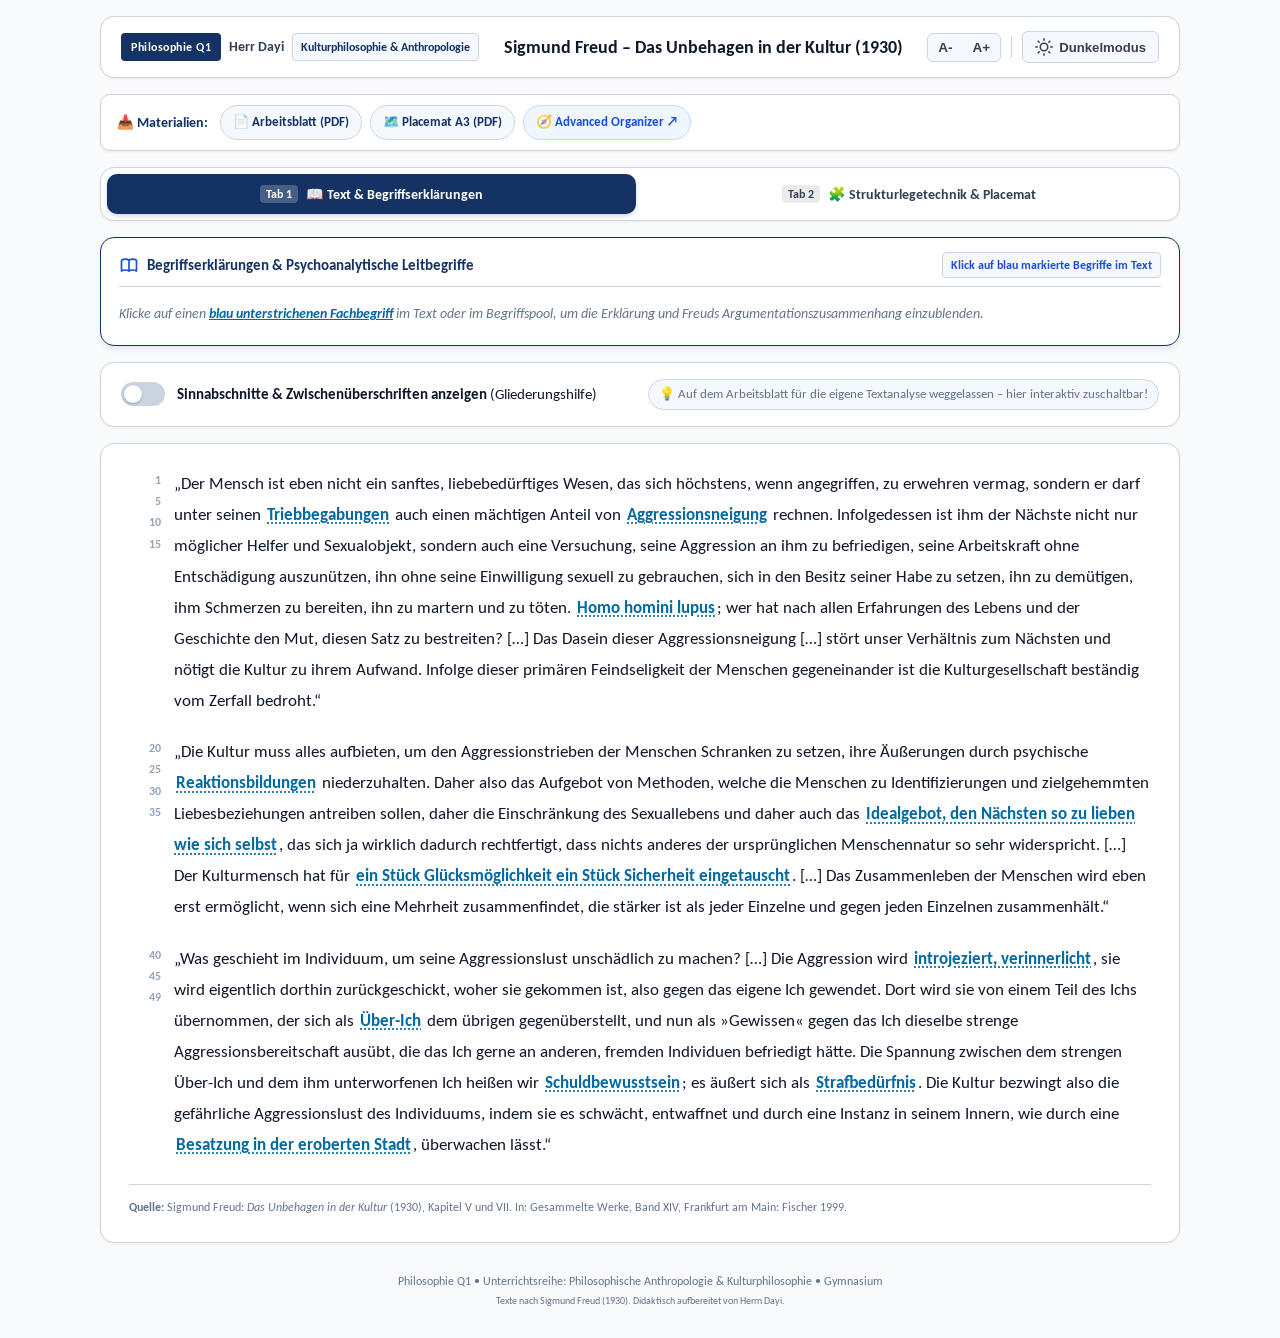
<file: index.html>
<!DOCTYPE html>
<html lang="de">
<head>
    <meta charset="UTF-8">
    <meta http-equiv="refresh" content="0; url=Lernumgebung/">
    <title>Sigmund Freud: Lernumgebung</title>
    <script>window.location.href = "Lernumgebung/";</script>
</head>
<body style="font-family: sans-serif; text-align: center; padding-top: 50px;">
    <p>Weiterleitung zur <a href="Lernumgebung/">Lernumgebung</a>...</p>
</body>
</html>
</file>
<file: Lernumgebung/style.css>
/* ==========================================================================
   Sigmund Freud: Das Unbehagen in der Kultur (1930)
   Interaktive Texterschließung, Glossar & Stufenhilfen
   Philosophie Q1 • Herr Dayi
   ========================================================================== */

:root {
    --primary-blue: #143264;      /* Deep academic blue */
    --primary-accent: #1d4ed8;    /* Vibrant Royal Blue */
    --primary-light: #eff6ff;
    --light-blue: #f5f8fd;        /* Soft container fill */
    --bg-main: #f8fafc;           /* Slate-50 */
    --bg-card: #ffffff;           /* Pure white */
    --border-color: #cbd5e1;      /* Slate-300 */
    
    --text-primary: #0f172a;      /* Slate-900 */
    --text-secondary: #334155;    /* Slate-700 */
    --text-muted: #64748b;        /* Slate-500 */
    
    /* Interactive Highlights */
    --vocab-text-color: #0369a1;  /* Sky-700 */
    --vocab-underline-color: #38bdf8;
    --vocab-hover-bg: #e0f2fe;
    --vocab-active-bg: #bae6fd;
    
    --line-num-color: #94a3b8;
    
    --font-sans: 'Calibri', 'Carlito', -apple-system, BlinkMacSystemFont, 'Segoe UI', Roboto, sans-serif;
    --font-serif: 'Calibri', 'Carlito', -apple-system, BlinkMacSystemFont, 'Segoe UI', Roboto, sans-serif;
    --font-mono: ui-monospace, SFMono-Regular, Menlo, monospace;
    
    --text-scale: 1rem;
    --radius-lg: 14px;
    --radius-md: 10px;
    --radius-sm: 6px;
    
    --shadow-sm: 0 1px 3px rgba(0,0,0,0.06);
    --shadow-md: 0 4px 6px -1px rgba(0, 0, 0, 0.08);
    --shadow-lg: 0 10px 20px -3px rgba(20, 50, 100, 0.08);
    
    --transition-base: all 0.25s cubic-bezier(0.4, 0, 0.2, 1);
}

body.dark-mode {
    --primary-blue: #60a5fa;
    --primary-accent: #93c5fd;
    --primary-light: #1e293b;
    --light-blue: #1e293b;
    --bg-main: #0f172a;
    --bg-card: #1e293b;
    --border-color: #334155;
    
    --text-primary: #f8fafc;
    --text-secondary: #cbd5e1;
    --text-muted: #94a3b8;
    
    --vocab-text-color: #38bdf8;
    --vocab-underline-color: #0284c7;
    --vocab-hover-bg: #0c4a6e;
    --vocab-active-bg: #075985;
    
    --shadow-lg: 0 10px 25px -3px rgba(0, 0, 0, 0.4);
}

* {
    box-sizing: border-box;
    margin: 0;
    padding: 0;
    -webkit-tap-highlight-color: rgba(29, 78, 216, 0.15);
}

html {
    -webkit-text-size-adjust: 100%;
    touch-action: manipulation;
}

body {
    font-family: var(--font-sans);
    background-color: var(--bg-main);
    color: var(--text-secondary);
    line-height: 1.6;
    padding: 16px;
    min-height: 100vh;
    display: flex;
    justify-content: center;
    transition: background-color 0.3s ease, color 0.3s ease;
}

.app-container {
    max-width: 1080px;
    width: 100%;
    display: flex;
    flex-direction: column;
    gap: 16px;
}

/* Header */
.app-header {
    background: var(--bg-card);
    border: 1px solid var(--border-color);
    border-radius: var(--radius-lg);
    padding: 14px 20px;
    display: flex;
    justify-content: space-between;
    align-items: center;
    flex-wrap: wrap;
    gap: 12px;
    box-shadow: var(--shadow-sm);
}

.header-left {
    display: flex;
    align-items: center;
    gap: 8px;
    flex-wrap: wrap;
}

.badge {
    background-color: var(--primary-blue);
    color: #fff;
    font-weight: 700;
    font-size: 0.78rem;
    padding: 4px 10px;
    border-radius: 4px;
    letter-spacing: 0.5px;
}

body.dark-mode .badge {
    background-color: #2563eb;
}

.instructor {
    font-weight: 600;
    font-size: 0.85rem;
    color: var(--text-secondary);
}

.topic-tag {
    background-color: var(--light-blue);
    color: var(--primary-blue);
    font-size: 0.78rem;
    padding: 3px 8px;
    border-radius: 4px;
    font-weight: 600;
    border: 1px solid var(--border-color);
}

.header-center {
    flex: 1 1 300px;
    text-align: center;
}

.header-title {
    font-size: 1.15rem;
    font-weight: 700;
    color: var(--text-primary);
}

.header-right {
    display: flex;
    align-items: center;
    gap: 10px;
}

.control-group {
    display: flex;
    background: var(--light-blue);
    border: 1px solid var(--border-color);
    border-radius: var(--radius-sm);
    overflow: hidden;
}

.icon-btn {
    background: transparent;
    border: none;
    padding: 6px 10px;
    font-size: 0.85rem;
    font-weight: 700;
    color: var(--text-secondary);
    cursor: pointer;
    transition: var(--transition-base);
}

.icon-btn:hover {
    background: rgba(0,0,0,0.06);
}

.divider {
    width: 1px;
    height: 22px;
    background-color: var(--border-color);
}

.theme-toggle-btn {
    background: var(--light-blue);
    border: 1px solid var(--border-color);
    border-radius: var(--radius-sm);
    padding: 6px 12px;
    display: flex;
    align-items: center;
    gap: 6px;
    font-size: 0.82rem;
    font-weight: 600;
    color: var(--text-secondary);
    cursor: pointer;
    transition: var(--transition-base);
}

.theme-toggle-btn .sun-icon { display: block; }
.theme-toggle-btn .moon-icon { display: none; }
body.dark-mode .theme-toggle-btn .sun-icon { display: none; }
body.dark-mode .theme-toggle-btn .moon-icon { display: block; }

/* Tabs Navigation */
.top-chapter-nav {
    display: flex;
    gap: 8px;
    background: var(--bg-card);
    border: 1px solid var(--border-color);
    padding: 6px;
    border-radius: var(--radius-lg);
    box-shadow: var(--shadow-sm);
    overflow-x: auto;
}

.chap-tab-btn {
    flex: 1;
    min-width: 160px;
    display: flex;
    align-items: center;
    justify-content: center;
    gap: 8px;
    padding: 10px 14px;
    border: 1px solid transparent;
    background: transparent;
    border-radius: var(--radius-md);
    cursor: pointer;
    font-family: var(--font-sans);
    font-size: 0.88rem;
    font-weight: 600;
    color: var(--text-secondary);
    transition: var(--transition-base);
    text-align: center;
}

.chap-tab-btn:hover {
    background: var(--light-blue);
}

.chap-tab-btn.active {
    background: var(--primary-blue);
    color: #ffffff;
    box-shadow: 0 2px 4px rgba(20, 50, 100, 0.2);
}

body.dark-mode .chap-tab-btn.active {
    background: #2563eb;
    color: #ffffff;
}

.step-num {
    background: rgba(0, 0, 0, 0.08);
    padding: 2px 6px;
    border-radius: 4px;
    font-size: 0.72rem;
    font-weight: 700;
}

.chap-tab-btn.active .step-num {
    background: rgba(255, 255, 255, 0.22);
    color: #fff;
}

/* Panels */
.chap-panel {
    display: none;
    flex-direction: column;
    gap: 16px;
    animation: fadeIn 0.25s ease-in-out;
}

.chap-panel.active {
    display: flex;
}

@keyframes fadeIn {
    from { opacity: 0; transform: translateY(3px); }
    to { opacity: 1; transform: translateY(0); }
}

/* Glossar Card Sticky */
.vocab-card-horizontal {
    background: var(--bg-card);
    border: 1.5px solid var(--primary-blue);
    border-radius: var(--radius-lg);
    padding: 14px 18px;
    box-shadow: var(--shadow-md);
    position: sticky;
    top: 10px;
    z-index: 50;
    transition: var(--transition-base);
}

.card-header {
    display: flex;
    justify-content: space-between;
    align-items: center;
    border-bottom: 1px solid var(--border-color);
    padding-bottom: 8px;
    margin-bottom: 10px;
}

.card-header-left {
    display: flex;
    align-items: center;
    gap: 8px;
}

.card-icon {
    width: 20px;
    height: 20px;
    color: var(--primary-accent);
}

.card-header h2 {
    font-size: 0.95rem;
    font-weight: 700;
    color: var(--primary-blue);
}

.vocab-hint-badge {
    background: var(--light-blue);
    color: var(--primary-accent);
    font-size: 0.72rem;
    font-weight: 600;
    padding: 3px 8px;
    border-radius: 4px;
    border: 1px solid var(--border-color);
}

.placeholder-box {
    font-size: 0.85rem;
    color: var(--text-muted);
    font-style: italic;
    padding: 6px 0;
}

.vocab-inline-example {
    color: var(--vocab-text-color);
    font-weight: 600;
    text-decoration: underline;
}

.vocab-display {
    display: flex;
    flex-direction: column;
    gap: 6px;
}

.vocab-header-row {
    display: flex;
    justify-content: space-between;
    align-items: baseline;
    gap: 8px;
    flex-wrap: wrap;
}

.vocab-title {
    font-size: 1.05rem;
    font-weight: 700;
    color: var(--text-primary);
}

.vocab-type {
    font-size: 0.72rem;
    text-transform: uppercase;
    letter-spacing: 0.5px;
    font-weight: 700;
    background: var(--light-blue);
    color: var(--primary-accent);
    padding: 2px 6px;
    border-radius: 4px;
    border: 1px solid var(--border-color);
}

.vocab-definition {
    font-size: 0.88rem;
    color: var(--text-secondary);
}

.vocab-context-box {
    background: var(--light-blue);
    border-left: 3px solid var(--primary-blue);
    padding: 6px 10px;
    border-radius: 0 var(--radius-sm) var(--radius-sm) 0;
    font-size: 0.82rem;
}

.vocab-context-box strong {
    color: var(--primary-blue);
    display: block;
    margin-bottom: 2px;
}

.hidden {
    display: none !important;
}

/* Textbereich */
.step-guide-card {
    background: var(--bg-card);
    border: 1px solid var(--border-color);
    border-radius: var(--radius-lg);
    padding: 14px 18px;
    box-shadow: var(--shadow-sm);
}

.guide-header {
    display: flex;
    align-items: center;
    gap: 10px;
    margin-bottom: 6px;
}

.guide-badge {
    background: var(--primary-accent);
    color: #fff;
    font-size: 0.72rem;
    font-weight: 700;
    padding: 2px 8px;
    border-radius: 4px;
}

.guide-header h2 {
    font-size: 1rem;
    font-weight: 700;
    color: var(--text-primary);
}

.guide-desc {
    font-size: 0.86rem;
    color: var(--text-secondary);
    line-height: 1.5;
}

.philosophical-text {
    background: var(--bg-card);
    border: 1px solid var(--border-color);
    border-radius: var(--radius-lg);
    padding: 24px 28px;
    box-shadow: var(--shadow-sm);
    font-family: var(--font-serif);
    font-size: calc(1.05 * var(--text-scale));
    line-height: 1.85;
    color: var(--text-primary);
}

.text-paragraph {
    margin-bottom: 20px;
    position: relative;
    padding-left: 45px;
}

.line-counter {
    position: absolute;
    left: 0;
    top: 2px;
    width: 32px;
    font-family: var(--font-sans);
    font-size: 0.72rem;
    color: var(--line-num-color);
    text-align: right;
    user-select: none;
    font-weight: 600;
}

.vocab-term {
    color: var(--vocab-text-color);
    font-weight: 600;
    text-decoration: underline;
    text-decoration-style: dotted;
    text-underline-offset: 3px;
    cursor: pointer;
    border-radius: 3px;
    padding: 0 2px;
    transition: var(--transition-base);
}

.vocab-term:hover {
    background-color: var(--vocab-hover-bg);
    text-decoration-style: solid;
}

.vocab-term.active {
    background-color: var(--vocab-active-bg);
    outline: 2px solid var(--primary-accent);
}

.text-source {
    margin-top: 24px;
    font-size: 0.78rem;
    color: var(--text-muted);
    border-top: 1px solid var(--border-color);
    padding-top: 10px;
    font-family: var(--font-sans);
}

/* Stufenhilfen Cards & Grid */
.help-grid {
    display: grid;
    grid-template-columns: repeat(auto-fit, minmax(320px, 1fr));
    gap: 16px;
}

.help-card {
    background: var(--bg-card);
    border: 1px solid var(--border-color);
    border-radius: var(--radius-lg);
    padding: 16px;
    box-shadow: var(--shadow-sm);
    display: flex;
    flex-direction: column;
    gap: 10px;
}

.help-card.featured {
    border-color: var(--primary-blue);
    border-width: 1.5px;
}

.help-card-header {
    display: flex;
    align-items: center;
    gap: 8px;
    border-bottom: 1px solid var(--border-color);
    padding-bottom: 8px;
}

.help-badge {
    background: var(--light-blue);
    color: var(--primary-blue);
    border: 1px solid var(--border-color);
    font-size: 0.72rem;
    font-weight: 700;
    padding: 2px 6px;
    border-radius: 4px;
}

.help-card-title {
    font-size: 0.95rem;
    font-weight: 700;
    color: var(--text-primary);
}

.tag-cloud {
    display: flex;
    flex-wrap: wrap;
    gap: 6px;
}

.term-tag {
    background: var(--light-blue);
    border: 1px solid var(--border-color);
    color: var(--primary-blue);
    font-size: 0.78rem;
    font-weight: 600;
    padding: 4px 8px;
    border-radius: 12px;
}

.term-tag.core {
    background: #dbeafe;
    border-color: #93c5fd;
    color: #1e40af;
    font-weight: 700;
}

/* Hierarchie-Leitfaden Box */
.hierarchy-flow {
    display: flex;
    flex-direction: column;
    gap: 8px;
}

.flow-step {
    background: var(--light-blue);
    border-left: 3px solid var(--primary-blue);
    padding: 8px 12px;
    border-radius: 0 var(--radius-sm) var(--radius-sm) 0;
}

.flow-step-num {
    font-size: 0.72rem;
    font-weight: 800;
    color: var(--primary-blue);
    text-transform: uppercase;
}

.flow-step-title {
    font-size: 0.88rem;
    font-weight: 700;
    color: var(--text-primary);
}

.flow-step-desc {
    font-size: 0.78rem;
    color: var(--text-muted);
}

/* Détournement Card */
.detournement-box {
    background: #fff;
    border: 1px dashed var(--border-color);
    border-radius: var(--radius-md);
    padding: 12px;
    text-align: center;
}

.detournement-img-placeholder {
    width: 100%;
    max-height: 220px;
    object-fit: cover;
    border-radius: var(--radius-sm);
    margin-bottom: 8px;
    border: 1px solid var(--border-color);
}

/* Meme Card */
.meme-card {
    background: var(--bg-card);
    border: 1.5px solid var(--primary-blue);
    border-radius: var(--radius-lg);
    padding: 20px;
    box-shadow: var(--shadow-md);
    display: flex;
    flex-direction: column;
    gap: 16px;
}

.quote-banner {
    background: var(--light-blue);
    border-left: 4px solid var(--primary-blue);
    padding: 14px 18px;
    border-radius: 0 var(--radius-md) var(--radius-md) 0;
    font-family: var(--font-serif);
    font-size: 1.05rem;
    font-style: italic;
    color: var(--text-primary);
}

.meme-illustration-box {
    background: #f1f5f9;
    border: 1px solid var(--border-color);
    border-radius: var(--radius-md);
    padding: 16px;
    display: flex;
    flex-direction: column;
    gap: 10px;
}

body.dark-mode .meme-illustration-box {
    background: #0f172a;
}

.meme-header {
    font-weight: 700;
    color: var(--primary-accent);
    font-size: 0.88rem;
    text-transform: uppercase;
}

.meme-dialogue {
    display: flex;
    flex-direction: column;
    gap: 8px;
}

.dialogue-bubble {
    padding: 10px 14px;
    border-radius: 10px;
    font-size: 0.88rem;
    max-width: 85%;
}

.dialogue-bubble.ich {
    background: #ffffff;
    align-self: flex-start;
    border: 1px solid var(--border-color);
    color: #334155;
}

body.dark-mode .dialogue-bubble.ich {
    background: #1e293b;
    color: #cbd5e1;
}

.dialogue-bubble.ueber-ich {
    background: #fee2e2;
    border: 1px solid #fca5a5;
    align-self: flex-end;
    color: #991b1b;
    font-weight: 700;
}

body.dark-mode .dialogue-bubble.ueber-ich {
    background: #7f1d1d;
    border-color: #b91c1c;
    color: #fecaca;
}

.meme-explanation {
    font-size: 0.84rem;
    color: var(--text-secondary);
    line-height: 1.5;
}

/* Footer */
.app-footer {
    text-align: center;
    font-size: 0.76rem;
    color: var(--text-muted);
    padding: 12px 0;
}

@media (max-width: 768px) {
    body { padding: 8px; }
    .header-center { order: 3; flex: 1 1 100%; }
    .philosophical-text { padding: 16px; }
    .text-paragraph { padding-left: 32px; }
    .vocab-card-horizontal { position: relative; top: 0; }
}

/* Placemat Download & Preview */
.download-btn {
    display: inline-flex;
    align-items: center;
    justify-content: center;
    gap: 8px;
    background-color: var(--primary-blue);
    color: #ffffff;
    font-weight: 700;
    font-size: 0.9rem;
    padding: 10px 18px;
    border-radius: var(--radius-md);
    text-decoration: none;
    transition: var(--transition-base);
    box-shadow: var(--shadow-sm);
}

.download-btn:hover {
    background-color: var(--primary-accent);
    color: #ffffff;
    transform: translateY(-1px);
    box-shadow: var(--shadow-md);
}

body.dark-mode .download-btn {
    background-color: #2563eb;
}

.placemat-svg-wrapper {
    width: 100%;
    background: #ffffff;
    border: 1px solid var(--border-color);
    border-radius: var(--radius-md);
    padding: 10px;
    box-shadow: var(--shadow-sm);
    display: flex;
    justify-content: center;
    align-items: center;
    overflow: hidden;
}

body.dark-mode .placemat-svg-wrapper {
    background: #1e293b;
}

.placemat-svg-wrapper svg {
    width: 100%;
    height: auto;
    max-height: 480px;
    display: block;
}

/* ==========================================================================
   Schnell-Download-Leiste
   ========================================================================== */
.quick-downloads-bar {
    background: var(--bg-card);
    border: 1px solid var(--border-color);
    border-radius: var(--radius-md);
    padding: 10px 16px;
    display: flex;
    flex-wrap: wrap;
    align-items: center;
    gap: 8px;
    box-shadow: var(--shadow-sm);
}

.dl-chip {
    display: inline-flex;
    align-items: center;
    gap: 6px;
    background: var(--light-blue);
    border: 1px solid var(--border-color);
    color: var(--primary-blue);
    padding: 6px 12px;
    border-radius: 20px;
    font-size: 0.82rem;
    font-weight: 600;
    text-decoration: none;
    transition: var(--transition-base);
}

.dl-chip:hover {
    background: var(--primary-light);
    border-color: var(--primary-accent);
    color: var(--primary-accent);
    transform: translateY(-1px);
    box-shadow: var(--shadow-sm);
}

.dl-chip.ao {
    background: #eff6ff;
    border-color: #bfdbfe;
    color: #1d4ed8;
}

.dl-chip.ao:hover {
    background: #dbeafe;
}

body.dark-mode .quick-downloads-bar {
    background: var(--bg-card);
    border-color: var(--border-color);
}

body.dark-mode .dl-chip {
    background: #1e293b;
    border-color: #334155;
    color: #93c5fd;
}

body.dark-mode .dl-chip:hover {
    background: #334155;
    border-color: #60a5fa;
    color: #ffffff;
}

body.dark-mode .dl-chip.ao {
    background: #1e3a8a;
    border-color: #2563eb;
    color: #bfdbfe;
}

/* ==========================================================================
   Interaktives Scaffolding: Sinnabschnitte & Zwischenüberschriften
   ========================================================================== */
.scaffolding-box {
    background: var(--bg-card);
    border: 1px solid var(--border-color);
    border-radius: var(--radius-lg);
    padding: 16px 20px;
    box-shadow: var(--shadow-sm);
    transition: var(--transition-base);
}

.scaffolding-header {
    display: flex;
    flex-wrap: wrap;
    justify-content: space-between;
    align-items: center;
    gap: 12px;
}

.toggle-wrapper {
    display: inline-flex;
    align-items: center;
    gap: 12px;
    cursor: pointer;
    user-select: none;
}

.toggle-label {
    font-size: 0.95rem;
    color: var(--text-primary);
}

.scaffolding-hint {
    font-size: 0.8rem;
    color: var(--text-muted);
    background: var(--light-blue);
    padding: 4px 10px;
    border-radius: 20px;
    border: 1px solid var(--border-color);
}

/* Toggle Switch */
.switch {
    position: relative;
    display: inline-block;
    width: 44px;
    height: 24px;
    flex-shrink: 0;
}

.switch input {
    opacity: 0;
    width: 0;
    height: 0;
}

.slider {
    position: absolute;
    cursor: pointer;
    top: 0;
    left: 0;
    right: 0;
    bottom: 0;
    background-color: #cbd5e1;
    transition: 0.25s cubic-bezier(0.4, 0, 0.2, 1);
    border-radius: 24px;
}

.slider:before {
    position: absolute;
    content: "";
    height: 18px;
    width: 18px;
    left: 3px;
    bottom: 3px;
    background-color: white;
    transition: 0.25s cubic-bezier(0.4, 0, 0.2, 1);
    border-radius: 50%;
    box-shadow: 0 1px 3px rgba(0,0,0,0.25);
}

.switch input:checked + .slider {
    background-color: var(--primary-accent);
}

.switch input:checked + .slider:before {
    transform: translateX(20px);
}

body.dark-mode .slider {
    background-color: #475569;
}

body.dark-mode .switch input:checked + .slider {
    background-color: #2563eb;
}

/* Overview Cards */
.sections-overview {
    margin-top: 16px;
    padding-top: 16px;
    border-top: 1px dashed var(--border-color);
    display: grid;
    grid-template-columns: repeat(auto-fit, minmax(280px, 1fr));
    gap: 12px;
}

.section-badge-item {
    background: var(--light-blue);
    border: 1px solid var(--border-color);
    border-radius: var(--radius-md);
    padding: 14px 16px;
    display: flex;
    flex-direction: column;
    gap: 6px;
    transition: var(--transition-base);
}

.section-badge-item:hover {
    box-shadow: var(--shadow-sm);
    transform: translateY(-1px);
}

.section-badge-item.sec-1 {
    border-left: 4px solid #0284c7;
}

.section-badge-item.sec-2 {
    border-left: 4px solid #d97706;
}

.section-badge-item.sec-3 {
    border-left: 4px solid #7c3aed;
}

.badge-tag {
    font-size: 0.72rem;
    font-weight: 700;
    text-transform: uppercase;
    letter-spacing: 0.5px;
    color: var(--primary-accent);
}

.badge-title {
    font-size: 0.88rem;
    font-weight: 700;
    color: var(--text-primary);
    line-height: 1.35;
}

.badge-desc {
    font-size: 0.8rem;
    color: var(--text-secondary);
    line-height: 1.45;
}

/* In-Text Headings */
.section-heading-wrapper {
    margin: 24px 0 14px 0;
    padding-bottom: 8px;
    border-bottom: 2px solid var(--border-color);
    display: flex;
    flex-direction: column;
    gap: 4px;
    animation: fadeIn 0.3s ease;
}

.section-chip {
    display: inline-block;
    align-self: flex-start;
    font-size: 0.72rem;
    font-weight: 700;
    text-transform: uppercase;
    letter-spacing: 0.5px;
    padding: 2px 8px;
    border-radius: 12px;
    background: var(--light-blue);
    color: var(--primary-accent);
    border: 1px solid var(--border-color);
}

.section-heading {
    font-size: 1.05rem;
    font-weight: 700;
    color: var(--primary-blue);
    margin: 0;
    line-height: 1.35;
}

@keyframes fadeIn {
    from { opacity: 0; transform: translateY(-4px); }
    to { opacity: 1; transform: translateY(0); }
}
</file>
